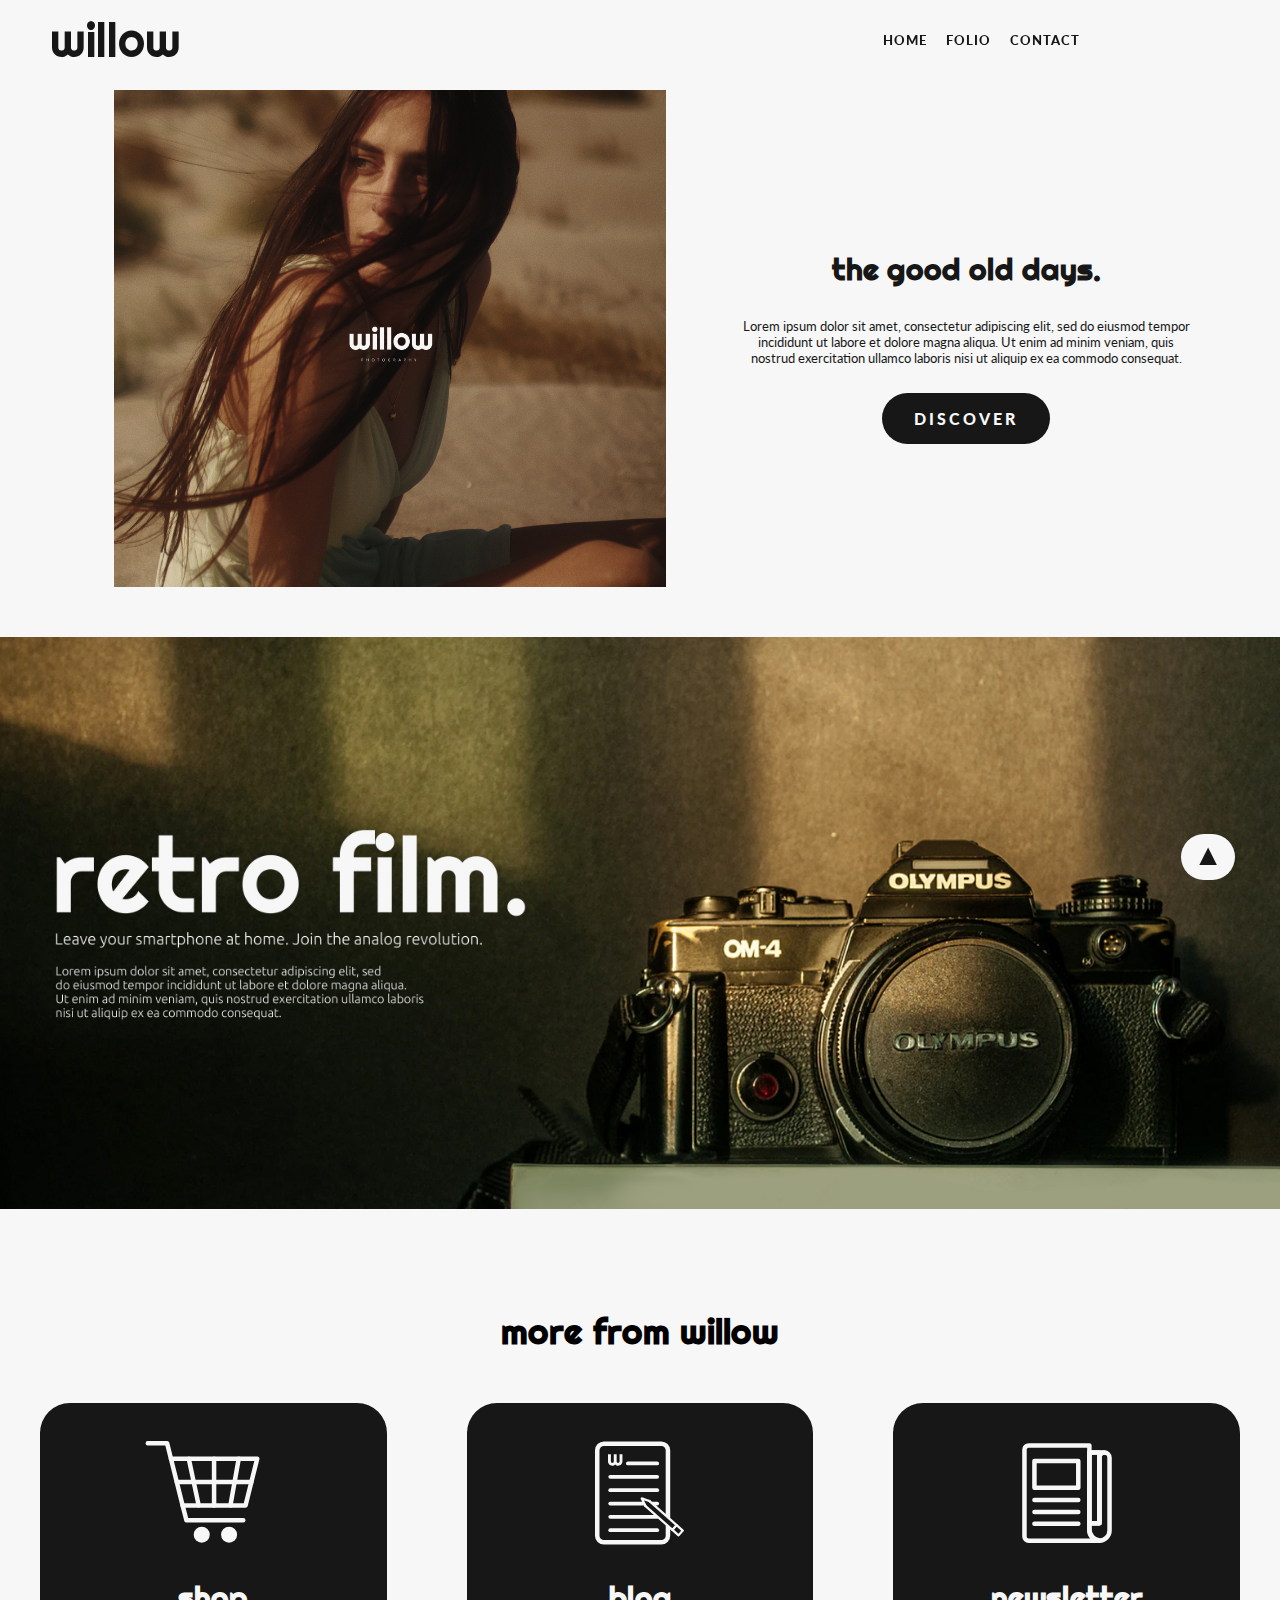
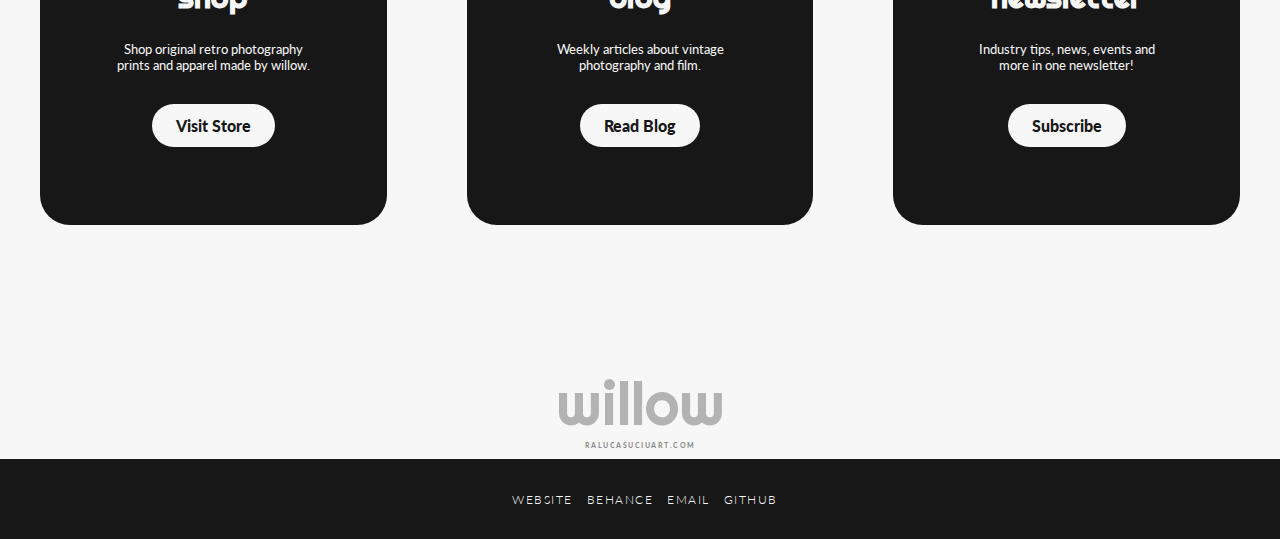
<file: index.html>
<html>

<head>
	 <title>Home | willow</title>
	 <meta charset="utf-8">
	 <meta name="viewport" content="width=device-width, initial-scale=1.0">
	 <link rel="stylesheet" type="text/css" href="willowstyle.css">
	 <link rel="shortcut icon" type="image/png" href="favicon.svg">

	  <script type="text/javascript">
	 	function topFunction(){
		document.body.scrollTop = 0;
		document.documentElement.scrollTop = 0;}
	 </script>
</head>

<body>

<!-- NAVIGATION -->
<div class="navigation">
   	 <a id="title" href="#">willow</a>
     <div class="links">
     	<a id="navlink" href="index.html">home</a>
 	 	<a id="navlink" href="folio.html">folio</a>
 	 	<a id="navlink" href="contact.html">contact</a>
    </div>
</div>

<!-- CONTENT -->
<!-- 1  -->
<div class="index_content">
<img id="index_img_1" src="index1.jpg" alt="">
	<div class="index_txt_content">
		<h3 id="index_txt_h3">the good old days.</h3>
		<p id="index_p_1">Lorem ipsum dolor sit amet, consectetur adipiscing elit, sed do eiusmod tempor incididunt ut labore et dolore magna aliqua.
			Ut enim ad minim veniam, quis nostrud exercitation ullamco laboris nisi ut aliquip ex ea commodo consequat.</p>
		<a id="index_btn" href="folio.html">DISCOVER</a>
	</div>	
</div>

<!-- 2 -->
<div class="index_content_2">
<img id="index_img_2" src="index2.jpg" alt="">
</div>	

<!-- 3 -->
<h1 id="index_cards_h1">more from willow</h1>
<div class="index_cards">
	<div class="card">
		<img id="index_cards_img" src="shop.svg">
		<h2 id="index_cards_h2">shop</h2>
		<h3 id="index_cards_h3">Shop original retro photography prints and apparel made by willow.</h3>
		<a id="index_cards_a" href="#">Visit Store</a>
	</div>	
	<div class="card">
		<img id="index_cards_img" src="blog.svg">
		<h2 id="index_cards_h2">blog</h2>
		<h3 id="index_cards_h3">Weekly articles about vintage photography and film.</h3>
		<a id="index_cards_a" href="#">Read Blog</a>
	</div>
	<div class="card">
		<img id="index_cards_img" src="newsletter.svg">
		<h2 id="index_cards_h2">newsletter</h2>
		<h3 id="index_cards_h3">Industry tips, news, events and more in one newsletter!</h3>
		<a id="index_cards_a" href="#">Subscribe</a>
	</div>	
</div>

<!-- FOOTER -->
<div>
	<p id="footer_logo">willow</p>
<p id="rsa_name"><a href="https://www.ralucasuciuart.com/">ralucasuciuart.com</a></p>
<div class="footer">
	<div class="rsa">
		<a id="rsa_link" href="https://www.ralucasuciuart.com/">Website</a>
		<a id="rsa_link" href="https://www.behance.net/ralucasuciu">Behance</a>
		<a id="rsa_link" href="mailto:ralucasuciuart@gmail.com">Email</a>
		<a id="rsa_link" href="https://github.com/ralucasuciuart">GitHub</a>
	</div>
</div>
</div>

<button onclick="topFunction();" id="top_btn">&#9650;</button>
<script type="text/javascript" src="topbtn.js"></script>


<script type="text/javascript" src="vanilla-tilt.js"></script>
<script type="text/javascript">
		VanillaTilt.init(document.querySelectorAll(".card"), {
		max: 2,
		speed: 400,
		glare: true,
		"max-glare": 0.2,
		gyroscope: true,
	});
</script>

</body>
</html>
</file>
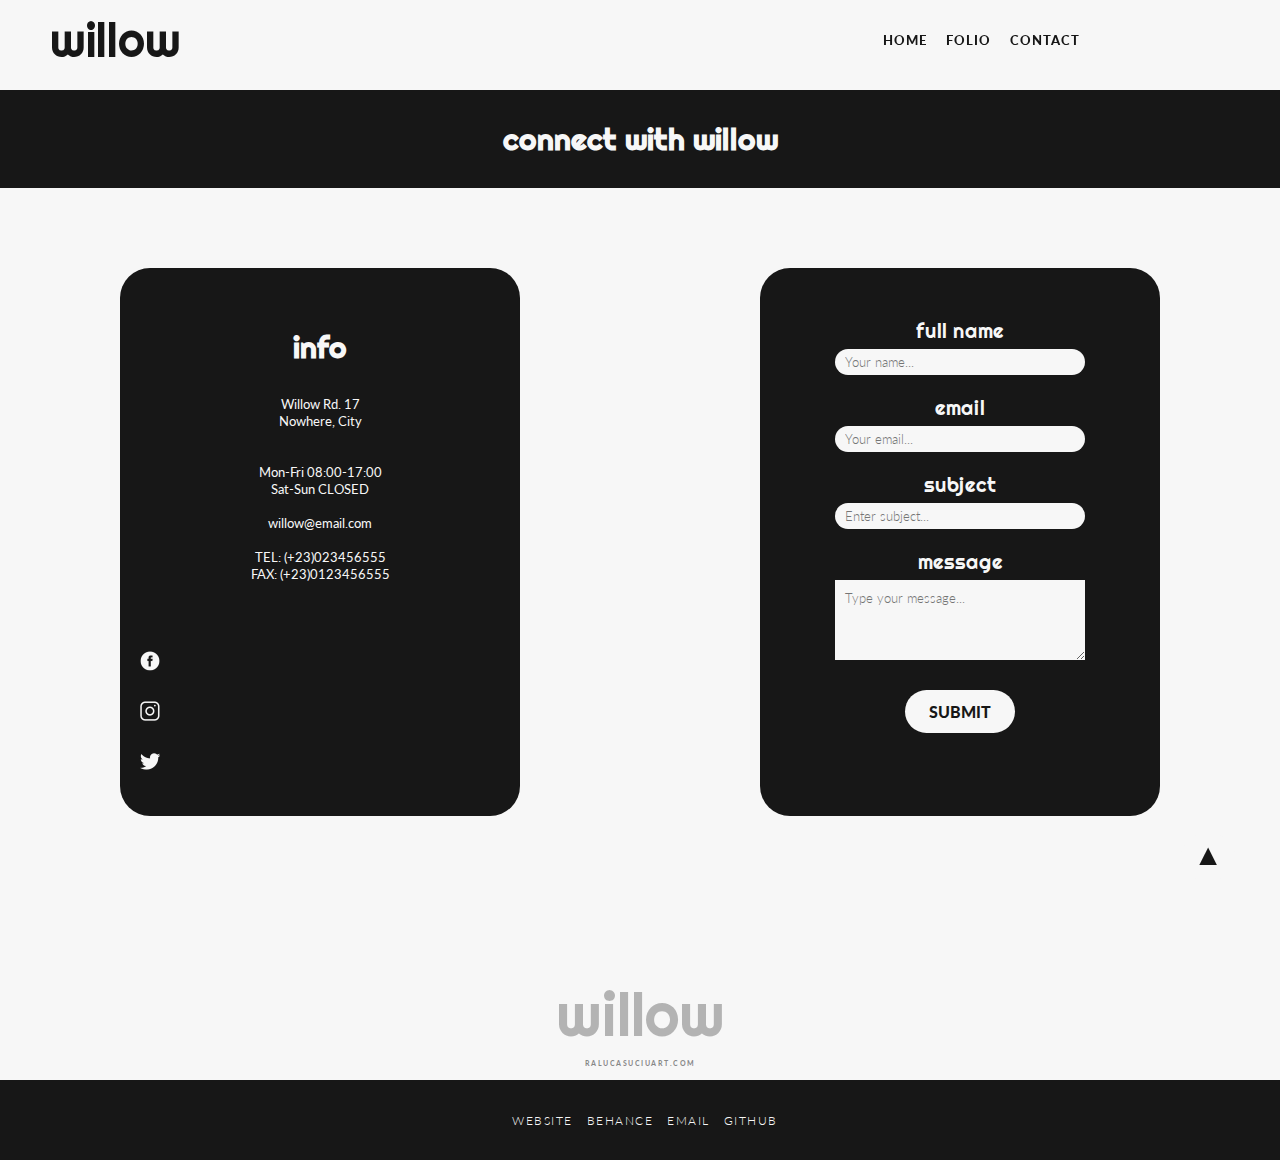
<file: contact.html>
<!DOCTYPE html>
<html>

<head>
	 <title>Contact | willow</title>
	 <meta charset="utf-8">
	 <meta name="viewport" content="width=device-width, initial-scale=1.0">
	 <link rel="stylesheet" type="text/css" href="willowstyle.css">
	 <link rel="shortcut icon" type="image/png" href="favicon.svg">

	 <script type="text/javascript">
	 	function topFunction(){
		document.body.scrollTop = 0;
		document.documentElement.scrollTop = 0;}
	 </script>

</head>

<body>

<!-- NAVIGATION -->
<div class="navigation">
   	 <a id="title" href="#">willow</a>
     <div class="links">
     	<a id="navlink" href="index.html">home</a>
 	 	<a id="navlink" href="folio.html">folio</a>
 	 	<a id="navlink" href="contact.html">contact</a>
    </div>
</div>

<!-- CONTACT CARD -->
<h3 id="contact_h3">connect with willow</h3>
<div class="contact">
	<div class="contact_wrap">
		<div class="info">
			<h3 id="info_h3">info</h3>
			<p id="info_p">Willow Rd. 17<br>Nowhere, City<br><br><br>Mon-Fri 08:00-17:00<br>Sat-Sun CLOSED<br><br>willow@email.com<br><br>TEL: (+23)023456555<br>FAX: (+23)0123456555</p>
			<div class="socials">
				<img id="social_icon" src="fb.png">
				<img id="social_icon" src="ig.png">
				<img id="social_icon" src="twitter.png">
			</div>
		</div>
	</div>
	<div class="contact_wrap">
		<div class="contact_card">
			<form onsubmit="return false;">
				<label for="fname">full name</label>
				<input id="fname" type="text" name="firstname" placeholder="Your name...">

				<label for="email">email</label>
				<input id="email" type="text" name="email" placeholder="Your email...">

				<label for="subject">subject</label>
				<input id="subject" type="text" name="subject" placeholder="Enter subject...">

				<label for="message">message</label>
				<textarea id="message" name="message" placeholder="Type your message..."></textarea>

				<input type="submit" value="SUBMIT">
			</form>
		</div>
	</div>
</div>


<!-- FOOTER -->
<div>
	<p id="footer_logo">willow</p>
<p id="rsa_name"><a href="https://www.ralucasuciuart.com/">ralucasuciuart.com</a></p>
<div class="footer">
	<div class="rsa">
		<a id="rsa_link" href="https://www.ralucasuciuart.com/">Website</a>
		<a id="rsa_link" href="https://www.behance.net/ralucasuciu">Behance</a>
		<a id="rsa_link" href="mailto:ralucasuciuart@gmail.com">Email</a>
		<a id="rsa_link" href="https://github.com/ralucasuciuart">GitHub</a>
	</div>
</div>
</div>


<button onclick="topFunction();" id="top_btn">&#9650;</button>


<script type="text/javascript" src="vanilla-tilt.js"></script>
<script type="text/javascript">
	VanillaTilt.init(document.querySelectorAll(".contact_wrap"), {
	max: 4,
	speed: 400,
	glare: true,
	"max-glare": 0.2,
	});
</script>
</body>
</html>
</file>
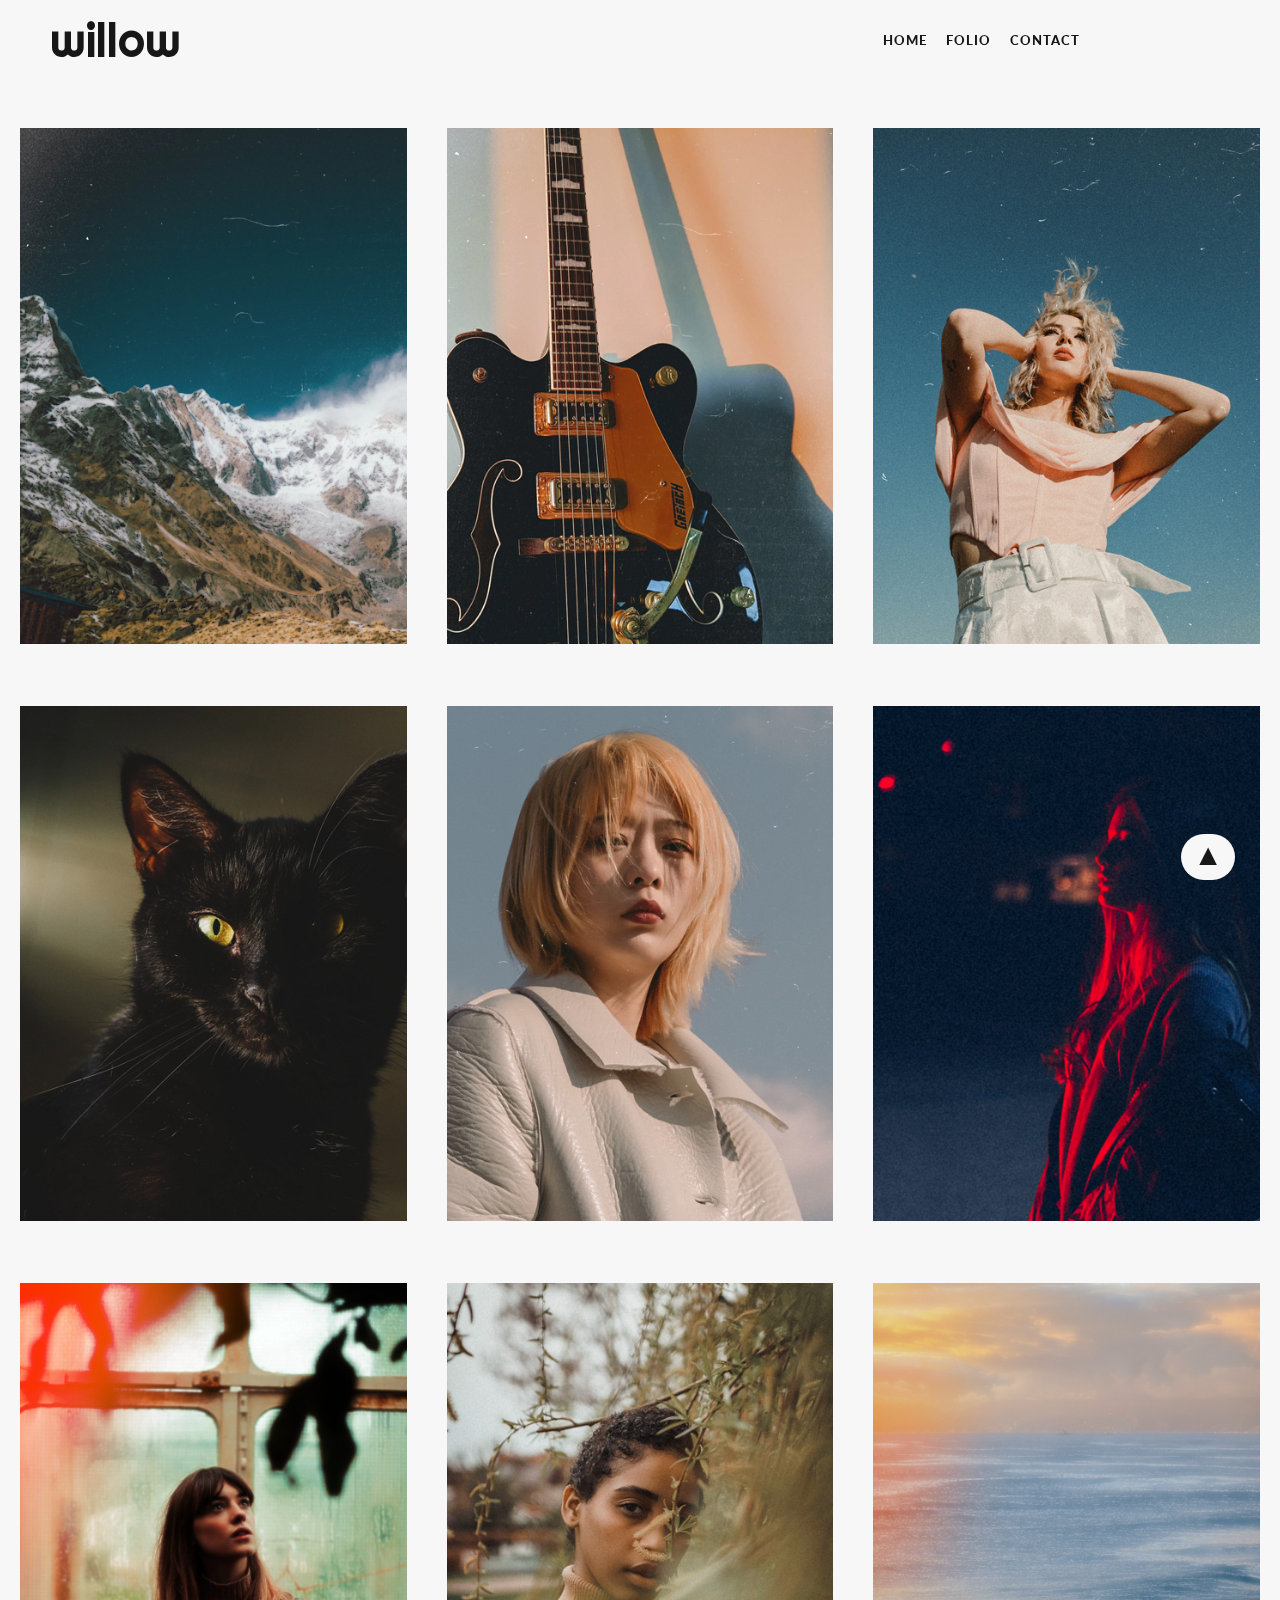
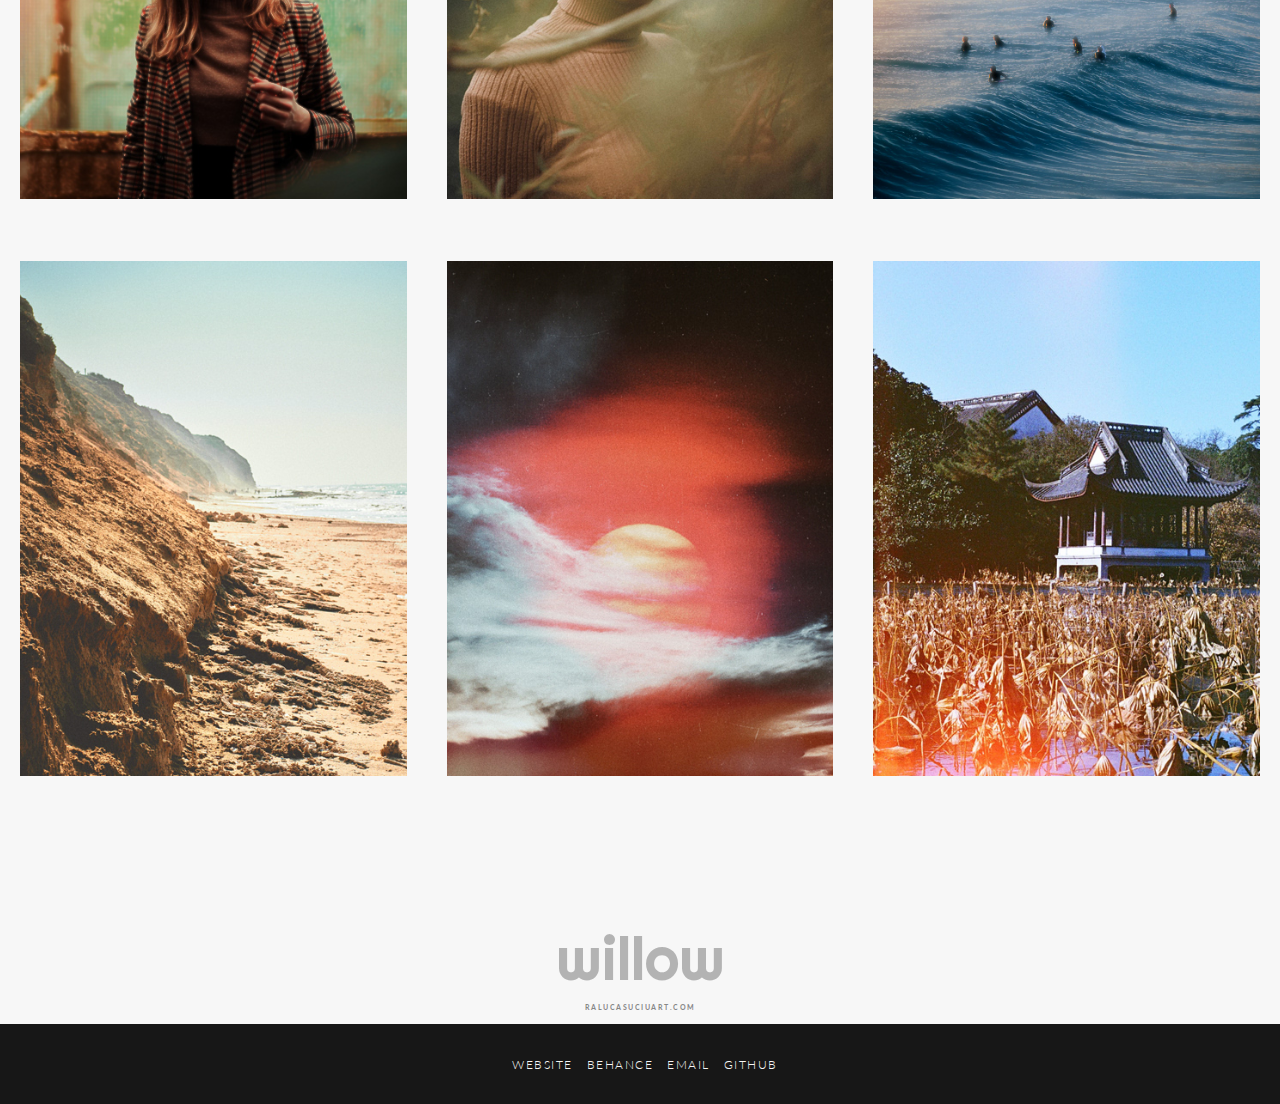
<file: folio.html>
<!DOCTYPE html>
<html>

<head>
	 <title>Folio | willow</title>
	 <meta charset="utf-8">
	 <meta name="viewport" content="width=device-width, initial-scale=1.0">
	 <link rel="stylesheet" type="text/css" href="willowstyle.css">
	 <link rel="shortcut icon" type="image/png" href="favicon.svg">

	 <script type="text/javascript">
	 	function topFunction(){
		document.body.scrollTop = 0;
		document.documentElement.scrollTop = 0;}
	 </script>
</head>

<body>

<!-- NAVIGATION -->
<div class="navigation" id="navbar">
   	 <a id="title" href="#">willow</a>
     <div class="links">
     	<a id="navlink" href="index.html">home</a>
 	 	<a id="navlink" href="folio.html">folio</a>
 	 	<a id="navlink" href="contact.html">contact</a>
    </div>
</div>

<!-- CONTENT -->
<div class="gallery">
	<div class="column">
			<div class="image">
				<a id="txt_overlay" href="#">click to zoom</a>
				<img class="gallery_img" src="1folio.jpg" alt="mountains" onclick="topFunction();">
			</div>
			<div class="image">
				<a id="txt_overlay" href="#">click to zoom</a>
				<img class="gallery_img" src="2folio.jpg" alt="black cat" onclick="topFunction();">
			</div>
			<div class="image">
				<a id="txt_overlay" href="#">click to zoom</a>
				<img class="gallery_img" src="3folio.jpg" alt="woman vintage" onclick="topFunction();">
			</div>
			<div class="image">
				<a id="txt_overlay" href="#">click to zoom</a>
				<img class="gallery_img" src="4folio.jpg" alt="beach cliff" onclick="topFunction();">
			</div>
	</div>
	<div class="column">
			<div class="image">
	    		<a id="txt_overlay" href="#">click to zoom</a>
	    		<img class="gallery_img" src="5folio.jpg" alt="guitar" onclick="topFunction();">
	    	</div>
	    	<div class="image">
	    		<a id="txt_overlay" href="#">click to zoom</a>
				<img class="gallery_img" src="6folio.jpg" alt="woman portrait" onclick="topFunction();">
			</div>
			<div class="image">
				<a id="txt_overlay" href="#">click to zoom</a>
				<img class="gallery_img" src="7folio.jpg" alt="woman nature" onclick="topFunction();">
			</div>
			<div class="image">
			<a id="txt_overlay" href="#">click to zoom</a>
			<img class="gallery_img" src="8folio.jpg" alt="sun" onclick="topFunction();">
			</div>
	</div>
	<div class="column">
			<div class="image">
				<a id="txt_overlay" href="#">click to zoom</a>
				<img class="gallery_img" src="9folio.jpg" alt="woman blue" onclick="topFunction();">
			</div>
			<div class="image">
				<a id="txt_overlay" href="#">click to zoom</a>
				<img class="gallery_img" src="10folio.jpg" alt="woman neon" onclick="topFunction();">
			</div>
			<div class="image">
				<a id="txt_overlay" href="#">click to zoom</a>
				<img class="gallery_img" src="11folio.jpg" alt="sea waves" onclick="topFunction();">
			</div>
			<div class="image">
				<a id="txt_overlay" href="#">click to zoom</a>
				<img class="gallery_img" src="12folio.jpg" alt="chinese house" onclick="topFunction();">
			</div>
	</div>  
</div>

<div id="modal_bkg"></div>
<div id="myModal" class="modal">
	<span class="close" onclick="closeFunction()">&times;</span>
	<img class="modal_content" id="img01">
</div>


<!-- FOOTER -->
<p id="footer_logo">willow</p>
<p id="rsa_name"><a href="https://www.ralucasuciuart.com/">ralucasuciuart.com</a></p>
<div class="footer">
	<div class="rsa">
		<a id="rsa_link" href="https://www.ralucasuciuart.com/">Website</a>
		<a id="rsa_link" href="https://www.behance.net/ralucasuciu">Behance</a>
		<a id="rsa_link" href="mailto:ralucasuciuart@gmail.com">Email</a>
		<a id="rsa_link" href="https://github.com/ralucasuciuart">GitHub</a>
	</div>
</div>

<button onclick="topFunction()" id="top_btn">&#9650;</button>

<script type="text/javascript">
		var modal = document.getElementById("myModal");
		var img = document.getElementsByClassName('gallery_img');
		var modalImg = document.getElementById("img01");
		var navbar = document.getElementById("navbar");
		var modalBkg = document.getElementById("modal_bkg");

		var showModal = function() {
			modal.style.display = "block";
			modalImg.src = this.src;
			navbar.style.position = "static";
			modalBkg.style.display = "block";
		}

		for ( var i = 0; i < img.length; i++) {
			img[i].addEventListener('click', showModal);
		}

		var span = document.getElementsByClassName("close")[0];

		span.onclick = function() {closeFunction()};

 		function closeFunction() {
			modal.style.display = "none";
			navbar.style.position = "fixed";
			modalBkg.style.display = "none";
		}
</script>
</body>
</html>
</file>
<file: willowstyle.css>
@import url('https://fonts.googleapis.com/css2?family=Lato:wght@300;400;900&family=Righteous&display=swap');

* {box-sizing: border-box;}

html{
	scroll-behavior: smooth;
}

body {
	 margin: 0;
	 padding: 0;
	 min-height: 100%;
	 background-color: #f7f7f7;
	 overflow-x: hidden;
}

 /* NAVIGATION */
.navigation {
	display: table;
	width: 100%;
	height: auto;
	background-color: rgba(247,247,247,0.95);
	position: fixed;
	top: 0;
	left: 0;
	z-index: 98;
}

#title {
	 text-align: center;
	 float: left;
     font-size: 47px;
	 font-family: 'Righteous', sans-serif;
	 color: #171717;
	 text-decoration: none;
	 margin: 10px 50px;
}

.links {
	display: table-cell;
	vertical-align: middle;
	text-align: center;
}
	
#navlink {
	 position: relative;
     width: relative;
     overflow: hidden;
	 font-size: 13px; 
     font-family: 'Lato', sans-serif;
     font-weight: 900;
     letter-spacing: 1px;
     color: #171717;
	 text-decoration: none;
     text-transform: uppercase;
     padding: 0 0 8px 0;
     margin-left: 15px;
     border: none;
	 outline: none;
	 background-color: transparent;
	 cursor: pointer;
	 transition: transform 0.4s ease;
}

#navlink::after {
	content: '';
	position: absolute;
	width: 100%;
	height: 3px;
	left: 0;
	bottom: 0;
	background-color: #000;
	transform: scale(0,1);
	transform-origin: 0% 100%;
	transition: transform 0.4s ease;
}

#navlink:hover::after{
	transform: scale(1,1);
}

/* FOLIO CONTENT */
.gallery {
    display: flex;
    flex-wrap: wrap;
    width: 100%;
    margin: 90px auto 120px auto;
}

.column {
	flex: 25%;
}

.image {
	width: 100%;
	height: auto;
	align-items: center;
	padding: 20px;
	display: block;
	position: relative;
	overflow: hidden;
}

#txt_overlay {
	position: relative;
	top: 40px;
	padding: 8px 10px 8px 17px;
	color: #f7f7f7;
	font-size: 7px;
	text-decoration: none;
	font-family: 'Lato', sans-serif;
	font-weight: 400;
	text-transform: uppercase;
	letter-spacing: 2px;
	background-color: rgba(23,23,23,0.1);
	border-radius: 0 40px 40px 0;
	opacity: 0;
	transition: .3s ease;
	width: 100%;
}

.image:hover #txt_overlay {
	opacity: 1;
}

.gallery_img {
	cursor: pointer;
	width: 100%;
	transition: .3s;
	position: static;
}

.modal {
	display: none;
	position: absolute;
	z-index: 100;
	padding-top: 50px;
	left: 0;
	top: 0;
	width: 100%;
	height: auto;
	margin: auto; 
	overflow: auto;
}

#modal_bkg {
	background-color: rgba(23,23,23,0.8);
	display: none;
	position: fixed;
	left: 0;
	padding-top: 100px;
	top: 0;
	width: 100%;
	height: 100%;
	z-index: 98;	
}

.modal_content {
	margin: auto;
	display: block;
	width: 100%;
	height: auto;
	max-width: 700px;
	border: solid 10px #f7f7f7;
	animation-name: zoom;
	animation-duration: .5s;
	-webkit-animation-name: zoom;
	-webkit-animation-duration: .5s;
}

@keyframes zoom {
	from {transform:scale(0)}
	to {transform:scale(1)}
}
@-webkit-keyframes zoom {
	from {transform:scale(0)}
	to {transform:scale(1)}
}

.close {
	position: absolute;
	top: 35px;
	right: 90px;
	color: #f7f7f7;
	font-size: 50px;
	font-weight: bold;
	transition: all .2s;
}

.close:hover, .close:focus {
	color: #a9a9a9;
	text-decoration: none;
	cursor: pointer;
	transition: all .2s;
}

/* FOOTER */
#footer_logo {
	display: block;
	justify-content: center;
	vertical-align: middle;
	font-family: 'Righteous', sans-serif;
	font-size: 60px;
	text-align: center;
	color: rgba(23,23,23,0.3);
	margin: auto;
}

#rsa_name{
	text-align: center;
	margin: auto;
	margin-bottom: 10px;
}

#rsa_name a{
	font-size: 7px;
	font-family: 'Lato', sans-serif;
	font-weight: 900;
	color: rgba(23,23,23,0.5);
	text-transform: uppercase;
	letter-spacing: 1.5px;
	text-decoration: none;
}

.footer {
	display: table;
	background-color: #171717;
	width: 100%;
	height: 80px;
	left: 0;
	bottom: 0;
	margin: auto;
}

.rsa {
	display: table-cell;
	vertical-align: middle;
	text-align: center;
}

#rsa_link {
	font-size: 12px;
	font-family: 'Lato', sans-serif;
	font-weight: 300;
	color: #f7f7f7;
	letter-spacing: 1.5px;
	text-transform: uppercase;
	text-decoration: none;
	padding: 0 0 0 10px;
	transition: color 0.2s ease-out;
}

#rsa_link:hover {
	color: rgba(247,247,247,0.4);
	transition: color 0.2s ease-out;
}

/* GO TO TOP */
#top_btn {
	display: block;
	position: fixed;
	bottom: 20px;
	right: 45px;
	z-index: 99;
	border-radius: 100px;
	outline: none;
	cursor: pointer;
	padding: 4px 12px 8px 12px;
	border: none;
	background-color: #f7f7f7;
	font-size: 30px;
	color: #171717;
	text-align: center;
	transition: all .2s ease;
}

#top_btn:hover{
	color: #f7f7f7;
	background-color: #171717;
	transition: all .2s ease;
}

/* INDEX CONTENT 1 */
.index_content {
	display: table;
	width: 90%;
	height: auto;
	top: 200px;
	margin: 90px auto 50px auto;
}

#index_img_1 {
	max-width: 100%;
	height: auto;
	display: table-cell;
	
	padding: 0 50px;
}

.index_txt_content {
	width: 500px;
	height: auto;
 	display: table-cell;
	vertical-align: middle;
	align-items: center;
	text-align: center;
	background: transparent;
	top: 20px;
	margin-left: auto;
	margin-right: auto;
}

#index_txt_h3 {
	font-size: 30px;
	font-family: 'Righteous', sans-serif;
	color: #171717;
}

#index_p_1 {
	font-size: 13px;
	font-family: 'Lato', sans-serif;
	font-weight: 400;
	color: #171717;
	padding-bottom: 30px;
	padding-right: 20px;
	padding-left: 20px;
}

#index_btn {
	max-width: 100%;
	height: auto;
	background: #171717;
	padding: 16px 32px;
	border-radius: 100px;
	outline: none;
	color: #f7f7f7;
	font-size: 16px;
	font-family: 'Lato', sans-serif;
	font-weight: 900;
	text-decoration: none;
	letter-spacing: 3px;
	transition: all .1s linear;
}

#index_btn:hover {
	background: transparent;
	box-shadow: inset 0 0 0 2.5px #171717;
	color: #171717;
	transition: all .15s linear;
}

@media only screen and (max-width: 800px){
	.column{
		flex: 100%;
		max-width: 100%;
	}
	.index_content {
		display: flex;
		flex-wrap: wrap;
		flex: 100%;
		width: 100%;
		margin-top: 90px;
	}
	#index_img_1 {
		margin-left: auto;
		margin-right: auto;
	}
	.index_cards {
		display: flex;
		flex-wrap: wrap;
		flex-wrap: 100%;
		width: 100%;
		margin-left: auto;
		margin-right: auto;
		justify-content: center;
	}
	.card{
		margin: 20px auto;
	}
	.contact{
		display: flex;
		flex-wrap: wrap;
		flex: 100%;
		width: 100%;
	}
	.modal_content {
		width: 100%;
		margin-top: 30px;
	}
	.close {
		top: 10px;
		right: 10px;
	}
	.error_message {
		display: flex;
		flex-wrap: wrap;
		flex: 50%;
		width: 50%;
		height: auto;
		margin: 50px;
	}
	#error_img {
		width: 95%;
	}
}

/* INDEX CONTENT 2 */
.index_content_2 {
	display: flex;
	width: 100%;
	height: auto;
	vertical-align: middle;
	align-items: center;
	margin: 0 auto 20px 0;
}

#index_img_2 {
	width: 100%;
	height: auto;
	padding-bottom: 80px;
}

/* INDEX CONTENT 3 */
#index_cards_h1 {
	font-size: 35px;
	font-family: 'Righteous', sans-serif;
	text-align: center;
	margin: 0 auto;
}

.index_cards {
	display: flex;
	margin: 30px auto 120px auto;
	width: 100%;
	height: auto;
}

.card {
 	background: #171717;
	text-align: center;
	padding: 90px 30px;
	width: 70%;
	height: auto;
	margin: 20px 40px;
	border-radius: 30px;
	outline: none;
}

#index_cards_img {
	width: 240px;
	height: 170px;
	position: absolute;
	transform: translate(-50%, -50%);
	margin-right: auto;
	margin-left: auto;
	padding: 30px;
}

#index_cards_h2 {
	font-family: 'Righteous', sans-serif;
	font-size: 30px;
	color: #f7f7f7;
	padding-top: 60px;
}

#index_cards_h3 {
	color: #f7f7f7;
	padding-bottom: 30px;
	font-family: 'Lato', sans-serif;
	font-weight: 400;
	font-size: 13px;
	width: 70%;
	margin-right: auto;
	margin-left: auto;
}

#index_cards_a {
	background: #f7f7f7;
	color: #171717;
	text-decoration: none;
	font-size: 16px;
	font-family: 'Lato', sans-serif;
	font-weight: 900;
	padding: 12px 24px;
	border-radius: 100px;
}

#index_cards_a:hover{
	background: transparent;
	box-shadow: inset 0 0 0 2.5px #f7f7f7;
	color: #f7f7f7;
	transition: all .1s linear;
}

/* CONTACT CARD */
#contact_h3 {
	margin: 90px auto 40px auto;
	text-align: center;
	font-size: 30px;
	font-family: 'Righteous', sans-serif;
	color: #f7f7f7;
	background: #171717;
	padding: 30px;
}

.contact {
	display: flex;
	flex-direction: row;
	margin: 0 auto 120px auto;
	width: 100%;
	height: auto;
	padding: 10px 0;
	background: transparent;
}

.contact_wrap {
	background: #171717;
	text-align: center;
	padding: 30px 5px;
	width: 400px;
	height: auto;
	margin: 30px auto;
	border-radius: 30px;
	outline: none;
}

form {
	display: flex;
	flex-direction: column;
	vertical-align: middle;
	padding-bottom: 30px;
	align-items: center;
	border-radius: 30px;
	margin-left: auto;
	margin-right: auto;
}

label {
	font-size: 20px;
	font-family: 'Righteous', sans-serif;
	color: #f7f7f7;
	padding: 20px 0 5px 0;
	text-align: left;
}

#fname, #email, #subject {
	width: 250px;
	height: 20px;
}

#message {
	width: 250px;
	height: 80px;
	margin-bottom: 30px; 
	font-size: 13px;
	font-family: 'Lato', sans-serif;
	font-weight: 300;
	color: #171717;
	border-radius: 5px;
	padding: 10px;
	box-shadow: none;
	outline: none;
	text-align: left;
	background: #f7f7f7;
	border: none;
	border-radius: 0px;
}

input[type="text"] {
	font-size: 13px;
	font-family: 'Lato', sans-serif;
	font-weight: 300;
	background-color: #f7f7f7;
	padding: 13px 10px;
	outline: none;
	color: #171717;
	box-shadow: none;
	border: none;
	border-radius: 50px;
}

input[type="submit"] {
	font-family: 'Lato', sans-serif;
	font-weight: 900;
	font-size: 16px;
	border-radius: 100px;
	background: #f7f7f7;
	color: #171717;
	border: none;
	padding: 12px 24px;
	margin-right: auto;
	margin-left: auto;
	cursor: pointer;
	align-items: center;
	transition: all .1s linear;
}

input[type="submit"]:hover {
	background: transparent;
	box-shadow: inset 0 0 0 2.5px #f7f7f7;
	color: #f7f7f7;
	transition: all .1s linear;
}

/* INFO */
#info_h3 {
	font-size: 30px;
	font-family: 'Righteous', sans-serif;
	color: #f7f7f7;
	margin-left: auto;
	margin-right: auto;
}

#info_p {
	font-size: 13px;
	font-family: 'Lato', sans-serif;
	font-weight: 400;
	line-height: 17px;
	padding-bottom: 40px;
	margin-left: auto;
	margin-right: auto;
	color: #f7f7f7;
}

.socials {
	height: auto;
	width: 100%;
	margin-left: auto;
	margin-right: auto;
}

#social_icon { 
	display: table-cell;
	height: auto;
	width: 50px;
	padding: 15px;
	cursor: pointer;
}

/* 404 MESSAGE */
.error_message {
	display: flex;
	position: relative;
	margin: 150px auto 120px auto;
	width: 100%;
	height: auto;
	text-align: center;
}

#error_img {
	display: flex;
	height: auto;
	margin: 0 auto;
	border-radius: 80px;
	background: #171717;
}

.error_txt {
	position: absolute;
	top: 50%;
	left: 50%;
	transform: translate(-50%, -50%);
	padding: 10px;
}

#error_h3 {
	font-size: 90px;
	font-family: 'Righteous', sans-serif;
	color: #f7f7f7;
	margin: auto;
	line-height: 80px;
}

#error_p {
	font-size: 13px;
	font-family: 'Lato', sans-serif;
	font-weight: 400;
	color: #f7f7f7;
	line-height: 20px;
}

#home_link {
	color: #f7f7f7;
	text-decoration: none;
	font-weight: 900;
}

#vnla_tilt {
	color: #f7f7f7;
	text-decoration: none;
	font-weight: 900;
}
</file>
